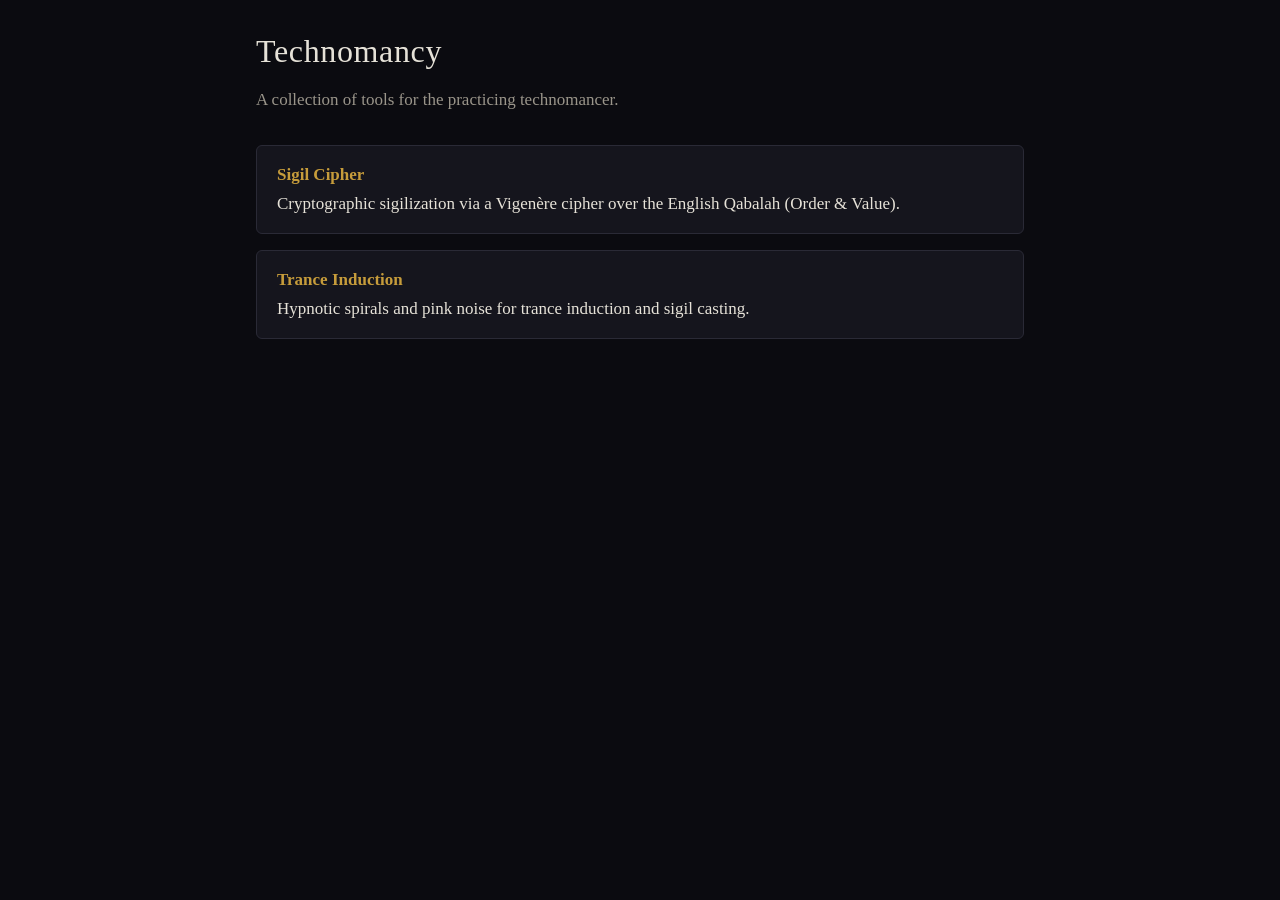
<file: index.html>
<!doctype html>
<html lang="en">
<head>
  <meta charset="utf-8">
  <meta name="viewport" content="width=device-width, initial-scale=1">
  <title>Technomancy</title>
  <link rel="stylesheet" href="styles/base.css">
</head>
<body>
  <main>
    <h1>Technomancy</h1>
    <p class="muted">A collection of tools for the practicing technomancer.</p>

    <ul class="tool-list">
      <li>
        <a href="tools/sigil/index.html">
          <strong>Sigil Cipher</strong>
          Cryptographic sigilization via a Vigenère cipher over the English Qabalah (Order &amp; Value).
        </a>
      </li>
      <li>
        <a href="tools/trance/index.html">
          <strong>Trance Induction</strong>
          Hypnotic spirals and pink noise for trance induction and sigil casting.
        </a>
      </li>
    </ul>
  </main>
</body>
</html>
</file>
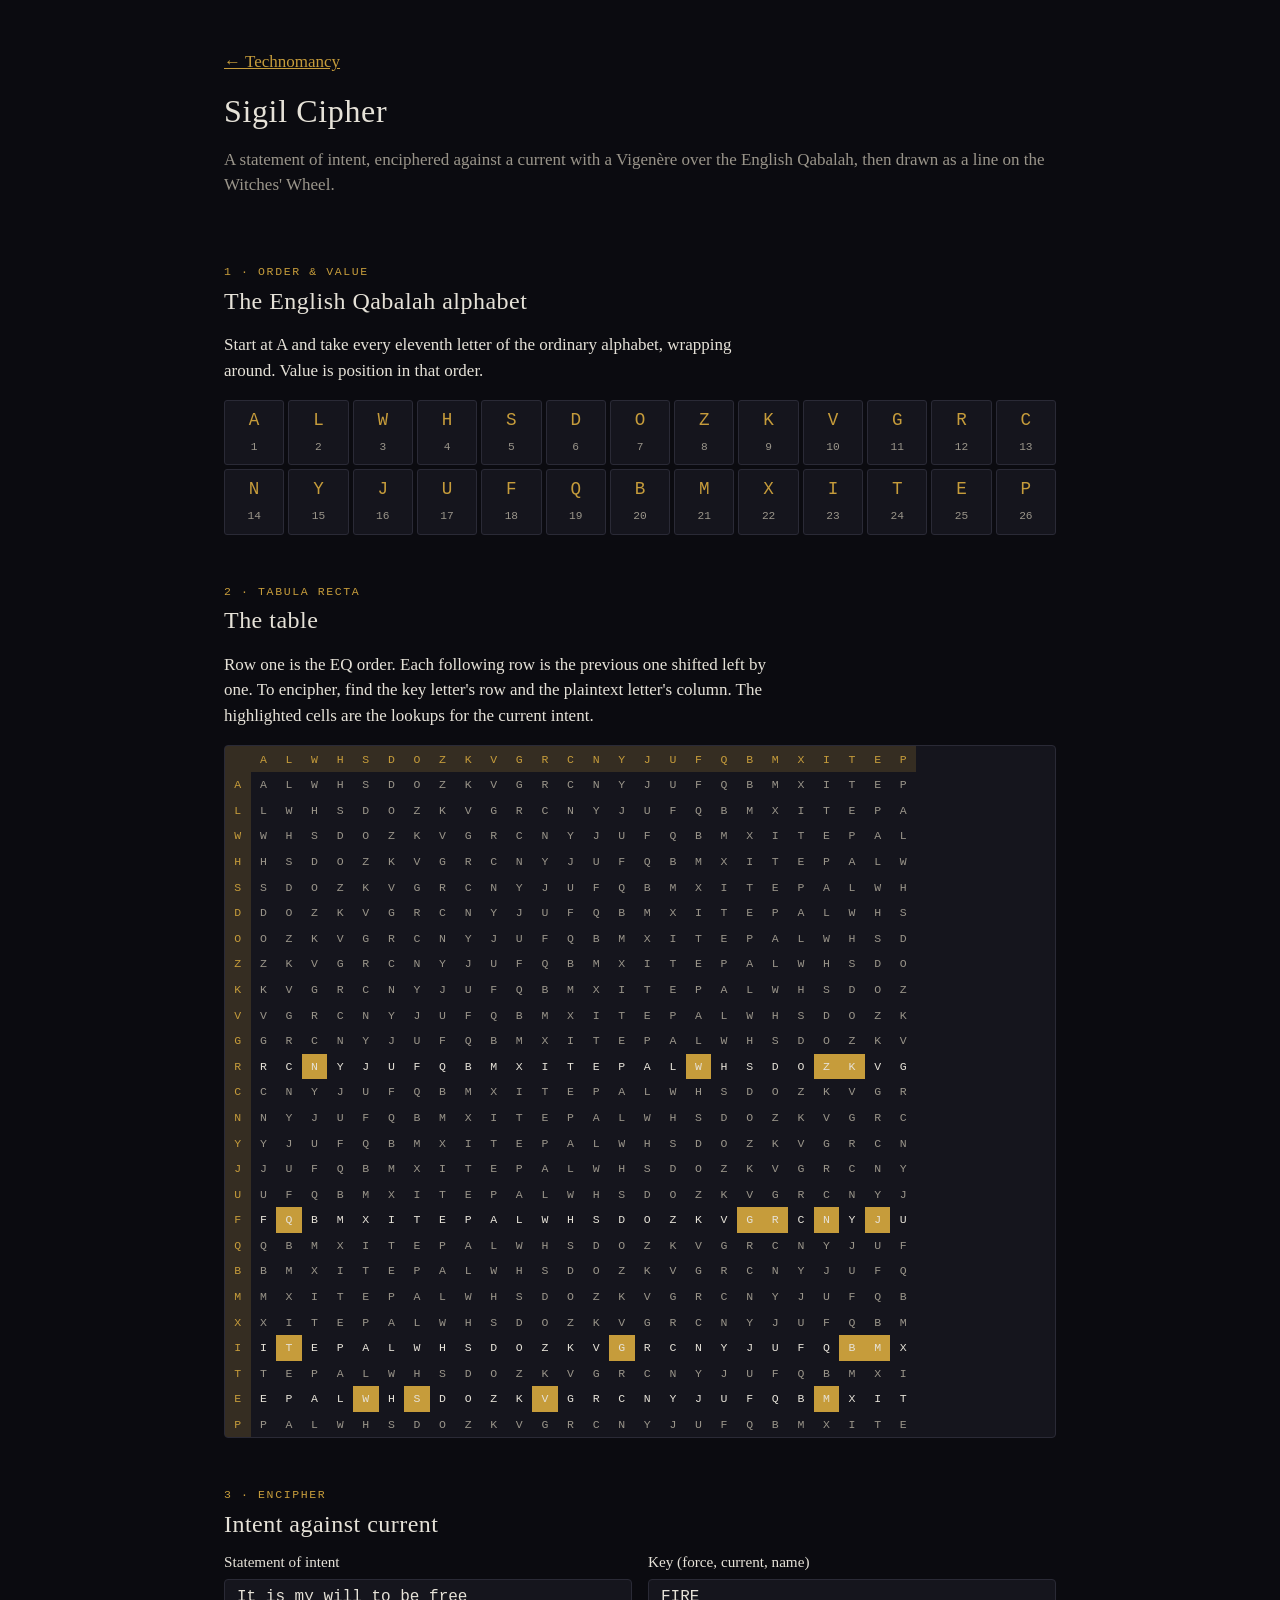
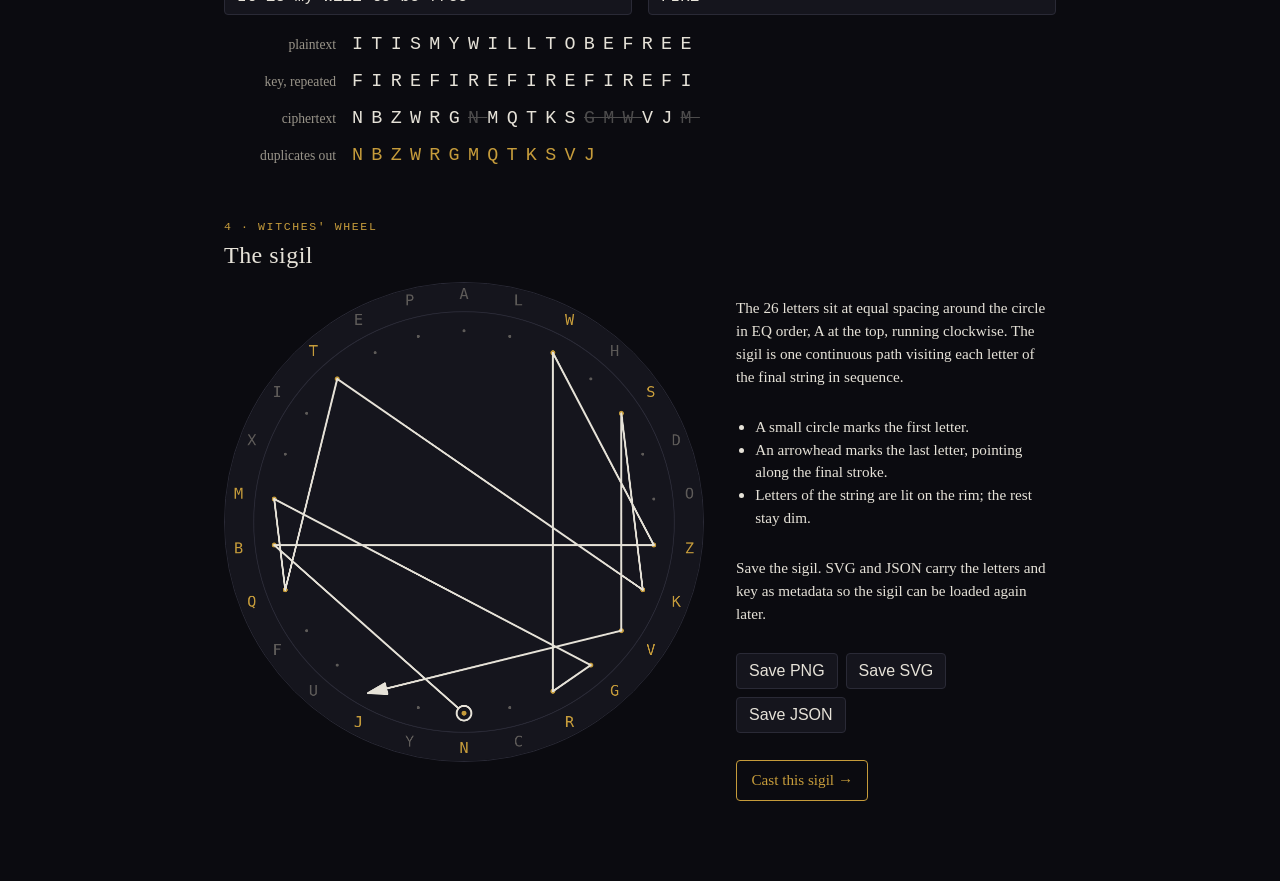
<file: tools/sigil/index.html>
<!doctype html>
<html lang="en">
<head>
  <meta charset="utf-8">
  <meta name="viewport" content="width=device-width, initial-scale=1">
  <title>Sigil Cipher</title>
  <link rel="stylesheet" href="../../styles/base.css">
  <link rel="stylesheet" href="sigil.css">
</head>
<body>
  <main>
    <header>
      <p><a href="../../index.html">&larr; Technomancy</a></p>
      <h1>Sigil Cipher</h1>
      <p class="muted">A statement of intent, enciphered against a current with a Vigenère over the English Qabalah, then drawn as a line on the Witches' Wheel.</p>
    </header>

    <section>
      <div class="eyebrow">1 · Order &amp; Value</div>
      <h2>The English Qabalah alphabet</h2>
      <p>Start at A and take every eleventh letter of the ordinary alphabet, wrapping around. Value is position in that order.</p>
      <div class="alphabet" id="alphabet"></div>
    </section>

    <section>
      <div class="eyebrow">2 · Tabula recta</div>
      <h2>The table</h2>
      <p>Row one is the EQ order. Each following row is the previous one shifted left by one. To encipher, find the key letter's row and the plaintext letter's column. The highlighted cells are the lookups for the current intent.</p>
      <div class="scroll"><table class="recta" id="recta"></table></div>
    </section>

    <section>
      <div class="eyebrow">3 · Encipher</div>
      <h2>Intent against current</h2>
      <form id="form">
        <label>Statement of intent <input id="intent" value="It is my will to be free" autocomplete="off"></label>
        <label>Key (force, current, name) <input id="key" value="FIRE" autocomplete="off"></label>
      </form>
      <div class="steps">
        <div class="row"><span class="lbl">plaintext</span><span class="letters" id="pt"></span></div>
        <div class="row"><span class="lbl">key, repeated</span><span class="letters" id="kt"></span></div>
        <div class="row"><span class="lbl">ciphertext</span><span class="letters" id="ct"></span></div>
        <div class="row"><span class="lbl">duplicates out</span><span class="letters out" id="sig"></span></div>
      </div>
    </section>

    <section>
      <div class="eyebrow">4 · Witches' Wheel</div>
      <h2>The sigil</h2>
      <div class="wheelwrap">
        <canvas id="wheel" width="960" height="960"></canvas>
        <div class="legend">
          <p>The 26 letters sit at equal spacing around the circle in EQ order, A at the top, running clockwise. The sigil is one continuous path visiting each letter of the final string in sequence.</p>
          <ul>
            <li>A small circle marks the first letter.</li>
            <li>An arrowhead marks the last letter, pointing along the final stroke.</li>
            <li>Letters of the string are lit on the rim; the rest stay dim.</li>
          </ul>
          <p>Save the sigil. SVG and JSON carry the letters and key as metadata so the sigil can be loaded again later.</p>
          <p class="exports">
            <button type="button" id="download-png">Save PNG</button>
            <button type="button" id="download-svg">Save SVG</button>
            <button type="button" id="download-json">Save JSON</button>
          </p>
          <p><a id="cast" class="cast" href="../trance/index.html">Cast this sigil &rarr;</a></p>
        </div>
      </div>
    </section>
  </main>

  <script src="../../js/lib/dom.js"></script>
  <script src="../../js/lib/eq.js"></script>
  <script src="../../js/lib/wheel.js"></script>
  <script src="../../js/sigil/main.js"></script>
</body>
</html>
</file>
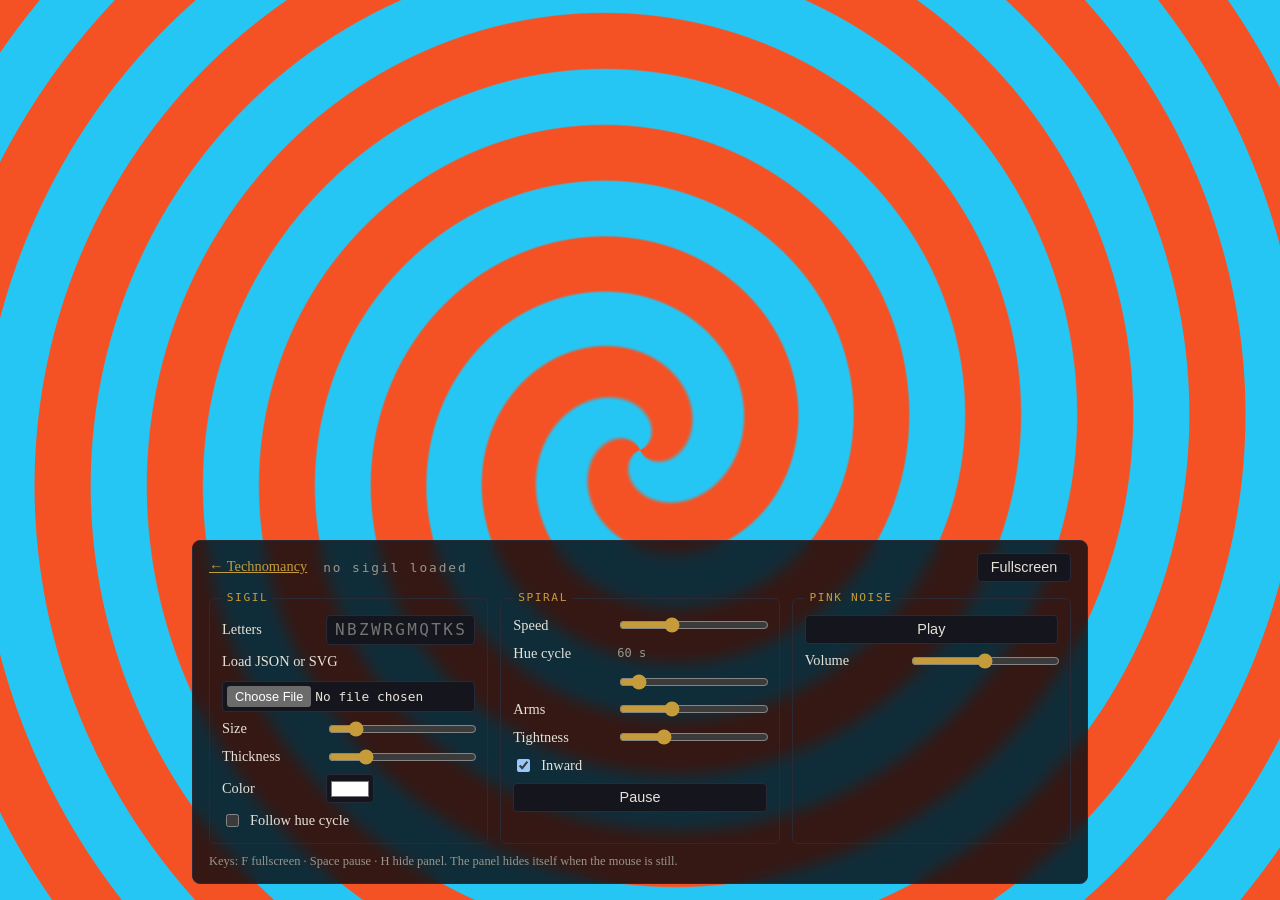
<file: tools/trance/index.html>
<!doctype html>
<html lang="en">
<head>
  <meta charset="utf-8">
  <meta name="viewport" content="width=device-width, initial-scale=1">
  <title>Trance Induction</title>
  <link rel="stylesheet" href="../../styles/base.css">
  <link rel="stylesheet" href="trance.css">
</head>
<body>
  <div id="stage">
    <canvas id="spiral"></canvas>
    <canvas id="sigil"></canvas>
  </div>

  <div id="panel" class="panel">
    <div class="panel-head">
      <a href="../../index.html">&larr; Technomancy</a>
      <span id="status" class="muted"></span>
      <button type="button" id="fullscreen" title="F">Fullscreen</button>
    </div>

    <div class="panel-body">
      <fieldset>
        <legend>Sigil</legend>
        <label>Letters <input id="letters" placeholder="NBZWRGMQTKSVJ" autocomplete="off" spellcheck="false"></label>
        <label class="file">Load JSON or SVG <input id="file" type="file" accept=".json,.svg,application/json,image/svg+xml"></label>
        <label>Size <input id="size" type="range" min="0.04" max="0.45" step="0.01" value="0.1"></label>
        <label>Thickness <input id="thick" type="range" min="0.01" max="0.12" step="0.005" value="0.037"></label>
        <label>Color <input id="color" type="color" value="#ffffff"></label>
        <label><input id="followhue" type="checkbox"> Follow hue cycle</label>
      </fieldset>

      <fieldset>
        <legend>Spiral</legend>
        <label>Speed <input id="speed" type="range" min="0" max="3" step="0.05" value="1"></label>
        <label>Hue cycle <span class="val" id="period-val">60 s</span> <input id="period" type="range" min="10" max="600" step="5" value="60"></label>
        <label>Arms <input id="arms" type="range" min="1" max="4" step="1" value="2"></label>
        <label>Tightness <input id="tight" type="range" min="2" max="24" step="1" value="8"></label>
        <label><input id="inward" type="checkbox" checked> Inward</label>
        <button type="button" id="pause" title="Space">Pause</button>
      </fieldset>

      <fieldset>
        <legend>Pink noise</legend>
        <button type="button" id="audio">Play</button>
        <label>Volume <input id="volume" type="range" min="0" max="1" step="0.01" value="0.5"></label>
      </fieldset>
    </div>
    <p class="hint muted">Keys: F fullscreen · Space pause · H hide panel. The panel hides itself when the mouse is still.</p>
  </div>

  <script src="../../js/lib/dom.js"></script>
  <script src="../../js/lib/eq.js"></script>
  <script src="../../js/lib/wheel.js"></script>
  <script src="../../js/lib/sigilfile.js"></script>
  <script src="../../js/lib/pinknoise.js"></script>
  <script src="../../js/trance/spiral.js"></script>
  <script src="../../js/trance/main.js"></script>
</body>
</html>
</file>
<file: styles/base.css>
/* Shared base styles for all technomancy tools. */

:root {
  color-scheme: dark;
  --bg: #0b0b10;
  --bg-elev: #15151d;
  --fg: #e6e2d8;
  --fg-muted: #9a958a;
  --accent: #c69c3b;
  --accent-soft: rgba(198, 156, 59, 0.18);
  --border: #2a2a36;
  --font-body: ui-serif, Georgia, "Times New Roman", serif;
  --font-mono: ui-monospace, "SF Mono", Menlo, Consolas, monospace;
}

*,
*::before,
*::after {
  box-sizing: border-box;
}

html,
body {
  margin: 0;
  min-height: 100%;
}

body {
  background: var(--bg);
  color: var(--fg);
  font-family: var(--font-body);
  font-size: 17px;
  line-height: 1.5;
  padding: 0 16px;
}

main {
  max-width: 48rem;
  margin: 0 auto;
  padding: 2rem 0 4rem;
}

h1,
h2,
h3 {
  font-weight: 500;
  letter-spacing: 0.02em;
  line-height: 1.2;
}

h1 {
  font-size: 2rem;
  margin: 0 0 0.5rem;
}

a {
  color: var(--accent);
}

code,
pre,
textarea,
input {
  font-family: var(--font-mono);
}

textarea,
input,
select,
button {
  font-size: 1rem;
  color: var(--fg);
  background: var(--bg-elev);
  border: 1px solid var(--border);
  border-radius: 4px;
  padding: 0.5rem 0.75rem;
}

button {
  cursor: pointer;
}

button:hover {
  border-color: var(--accent);
  background: var(--accent-soft);
}

canvas {
  display: block;
  max-width: 100%;
}

.muted {
  color: var(--fg-muted);
}

.tool-list {
  list-style: none;
  padding: 0;
  margin: 2rem 0;
  display: grid;
  gap: 1rem;
}

.tool-list a {
  display: block;
  padding: 1rem 1.25rem;
  border: 1px solid var(--border);
  border-radius: 6px;
  text-decoration: none;
  color: var(--fg);
  background: var(--bg-elev);
}

.tool-list a:hover {
  border-color: var(--accent);
}

.tool-list strong {
  color: var(--accent);
  display: block;
  margin-bottom: 0.25rem;
}
</file>
<file: tools/sigil/sigil.css>
/* Sigil Cipher page styles. Depends on tokens in styles/base.css. */

main {
  max-width: 52rem;
  display: grid;
  gap: 3rem;
}

section > p {
  max-width: 65ch;
}

.eyebrow {
  font-family: var(--font-mono);
  font-size: 0.72rem;
  letter-spacing: 0.14em;
  text-transform: uppercase;
  color: var(--accent);
  margin-bottom: 0.4rem;
}

h2 {
  font-size: 1.5rem;
  margin: 0 0 0.75rem;
}

/* alphabet strip */
.alphabet {
  display: grid;
  grid-template-columns: repeat(13, 1fr);
  gap: 4px;
  font-family: var(--font-mono);
  margin-top: 1rem;
}

.alphabet div {
  background: var(--bg-elev);
  border: 1px solid var(--border);
  border-radius: 3px;
  text-align: center;
  padding: 0.35rem 0;
}

.alphabet b {
  display: block;
  font-weight: 500;
  font-size: 1.1rem;
  color: var(--accent);
}

.alphabet small {
  font-size: 0.7rem;
  color: var(--fg-muted);
  font-variant-numeric: tabular-nums;
}

/* tabula recta */
.scroll {
  overflow-x: auto;
  border: 1px solid var(--border);
  border-radius: 4px;
  background: var(--bg-elev);
}

table.recta {
  border-collapse: collapse;
  font-family: var(--font-mono);
  font-size: 0.72rem;
}

table.recta td,
table.recta th {
  width: 1.6rem;
  height: 1.6rem;
  text-align: center;
  padding: 0;
}

table.recta th {
  color: var(--accent);
  font-weight: 500;
  background: var(--accent-soft);
  position: sticky;
}

table.recta thead th {
  top: 0;
}

table.recta tbody th {
  left: 0;
}

table.recta td {
  color: var(--fg-muted);
}

table.recta tr.keyrow td {
  color: var(--fg);
}

table.recta td.hit {
  background: var(--accent);
  color: var(--bg);
  font-weight: 500;
}

/* cipher form and steps */
form {
  display: grid;
  gap: 1rem;
  grid-template-columns: 1fr 1fr;
  margin-bottom: 1rem;
}

@media (max-width: 560px) {
  form {
    grid-template-columns: 1fr;
  }
}

label {
  display: grid;
  gap: 0.3rem;
  font-size: 0.95rem;
}

input {
  min-width: 0;
}

input:focus,
button:focus-visible {
  outline: 2px solid var(--accent);
  outline-offset: 1px;
}

.steps {
  display: grid;
  gap: 0.6rem;
}

.row {
  display: grid;
  grid-template-columns: 7rem 1fr;
  gap: 1rem;
  align-items: baseline;
}

.row .lbl {
  font-size: 0.85rem;
  color: var(--fg-muted);
  text-align: right;
}

.letters {
  font-family: var(--font-mono);
  font-size: 1.15rem;
  letter-spacing: 0.45em;
  word-break: break-all;
  min-width: 0;
}

.letters.out {
  color: var(--accent);
  font-weight: 500;
}

.letters .dup {
  opacity: 0.3;
  text-decoration: line-through;
}

/* wheel */
.wheelwrap {
  display: grid;
  grid-template-columns: minmax(0, 480px) 1fr;
  gap: 2rem;
  align-items: start;
}

@media (max-width: 720px) {
  .wheelwrap {
    grid-template-columns: 1fr;
  }
}

canvas#wheel {
  width: 100%;
  max-width: 480px;
  aspect-ratio: 1;
  border: 1px solid var(--border);
  border-radius: 50%;
}

.legend {
  display: grid;
  gap: 0.75rem;
  font-size: 0.95rem;
  align-content: start;
}

.legend ul {
  margin: 0;
  padding-left: 1.2rem;
}

.exports {
  display: flex;
  flex-wrap: wrap;
  gap: 0.5rem;
  margin: 0;
}

button:disabled {
  opacity: 0.5;
  cursor: default;
}

.cast {
  display: inline-block;
  padding: 0.5rem 0.9rem;
  border: 1px solid var(--accent);
  border-radius: 4px;
  text-decoration: none;
}

.cast.disabled {
  pointer-events: none;
  opacity: 0.5;
}
</file>
<file: tools/trance/trance.css>
/* Trance Induction page. Full-viewport stage with an overlay control panel. */

html,
body {
  height: 100%;
  overflow: hidden;
}

body {
  padding: 0;
  background: #000;
}

#stage {
  position: fixed;
  inset: 0;
  background: #000;
}

#stage canvas {
  position: absolute;
  inset: 0;
  width: 100%;
  height: 100%;
  max-width: none;
}

#sigil {
  pointer-events: none;
}

.panel {
  position: fixed;
  left: 50%;
  bottom: 1rem;
  transform: translateX(-50%);
  width: min(56rem, calc(100% - 2rem));
  max-height: calc(100% - 2rem);
  overflow-y: auto;
  background: rgba(11, 11, 16, 0.82);
  border: 1px solid var(--border);
  border-radius: 8px;
  padding: 0.75rem 1rem;
  backdrop-filter: blur(8px);
  transition: opacity 0.4s ease;
  font-size: 0.9rem;
}

.panel.hidden {
  opacity: 0;
  pointer-events: none;
}

.panel-head {
  display: flex;
  align-items: center;
  gap: 1rem;
  margin-bottom: 0.5rem;
}

.panel-head #status {
  flex: 1;
  font-family: var(--font-mono);
  font-size: 0.8rem;
  letter-spacing: 0.15em;
  min-width: 0;
  overflow: hidden;
  text-overflow: ellipsis;
  white-space: nowrap;
}

.panel-body {
  display: grid;
  grid-template-columns: repeat(3, 1fr);
  gap: 0.75rem;
}

@media (max-width: 720px) {
  .panel-body {
    grid-template-columns: 1fr;
  }
}

fieldset {
  border: 1px solid var(--border);
  border-radius: 6px;
  padding: 0.5rem 0.75rem 0.75rem;
  margin: 0;
  min-width: 0;
  display: grid;
  gap: 0.4rem;
  align-content: start;
}

legend {
  font-family: var(--font-mono);
  font-size: 0.7rem;
  letter-spacing: 0.14em;
  text-transform: uppercase;
  color: var(--accent);
  padding: 0 0.3rem;
}

label {
  display: grid;
  grid-template-columns: 6rem 1fr;
  align-items: center;
  gap: 0.5rem;
}

label .val {
  grid-column: 2;
  font-family: var(--font-mono);
  font-size: 0.75rem;
  color: var(--fg-muted);
  font-variant-numeric: tabular-nums;
}

label:has(.val) {
  grid-template-rows: auto auto;
}

label:has(.val) input {
  grid-column: 2;
}

label:has(input[type="checkbox"]) {
  grid-template-columns: auto 1fr;
}

input[type="range"] {
  width: 100%;
  min-width: 0;
  padding: 0;
  background: none;
  border: none;
  accent-color: var(--accent);
}

input[type="text"],
input:not([type]) {
  min-width: 0;
  padding: 0.3rem 0.5rem;
  letter-spacing: 0.15em;
  text-transform: uppercase;
}

label.file {
  grid-template-columns: 1fr;
}

input[type="color"] {
  width: 3rem;
  height: 1.8rem;
  padding: 0.1rem;
}

input[type="file"] {
  font-size: 0.8rem;
  padding: 0.25rem;
  min-width: 0;
}

button {
  padding: 0.35rem 0.8rem;
  font-size: 0.9rem;
}

button.active {
  border-color: var(--accent);
  background: var(--accent-soft);
}

.hint {
  margin: 0.5rem 0 0;
  font-size: 0.78rem;
}

:focus-visible {
  outline: 2px solid var(--accent);
  outline-offset: 1px;
}
</file>
